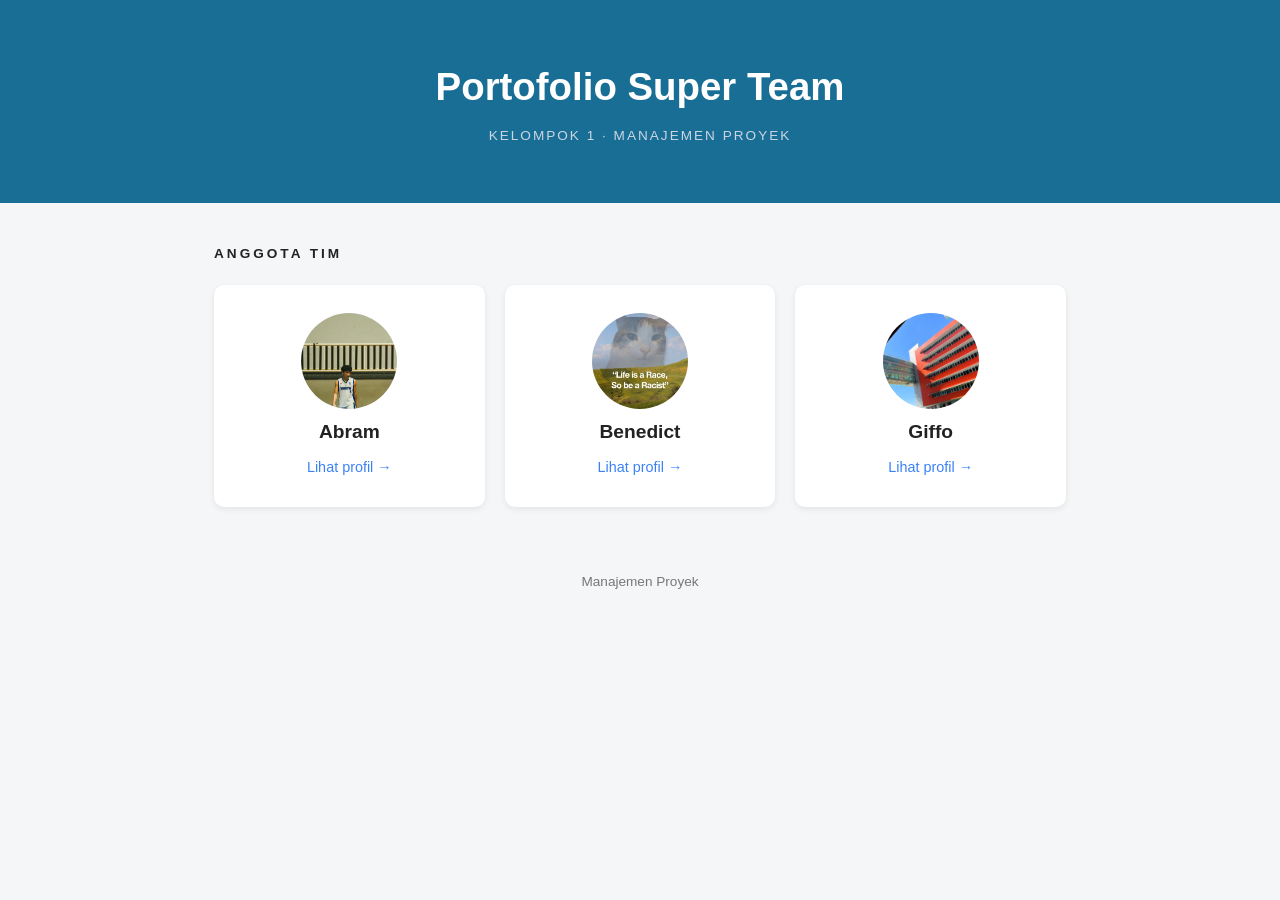
<file: index.html>
<!DOCTYPE html>
<html lang="id">
<head>
  <meta charset="UTF-8">
  <meta name="viewport" content="width=device-width, initial-scale=1.0">
  <title>Portofolio Kelompok 1</title>
  <link rel="stylesheet" href="style.css">
</head>
<body>

  <header>
    <h1>Portofolio Super Team</h1>
    <p>Kelompok 1 · Manajemen Proyek</p>
  </header>

  <main>
    <h2>Anggota Tim</h2>
    <div class="daftar">

      <a href="profil-abram.html" class="kartu">
        <img src="img/abram1.jpg" alt="Foto Abram" class="foto-kartu">
        <span class="nama">Abram</span>
        <span class="lihat">Lihat profil →</span>
      </a>

      <a href="profil-benedict.html" class="kartu">
        <img src="imgBene/ppBene.jpg" alt="Foto Benedict" class="foto-kartu">
        <span class="nama">Benedict</span>
        <span class="lihat">Lihat profil →</span>
      </a>

      <a href="profil-giffo.html" class="kartu">
        <img src="img/giffo1.jpg" alt="Foto Giffo" class="foto-kartu">
        <span class="nama">Giffo</span>
        <span class="lihat">Lihat profil →</span>
      </a>

    </div>
  </main>

  <footer>Manajemen Proyek</footer>

</body>
</html>
</file>
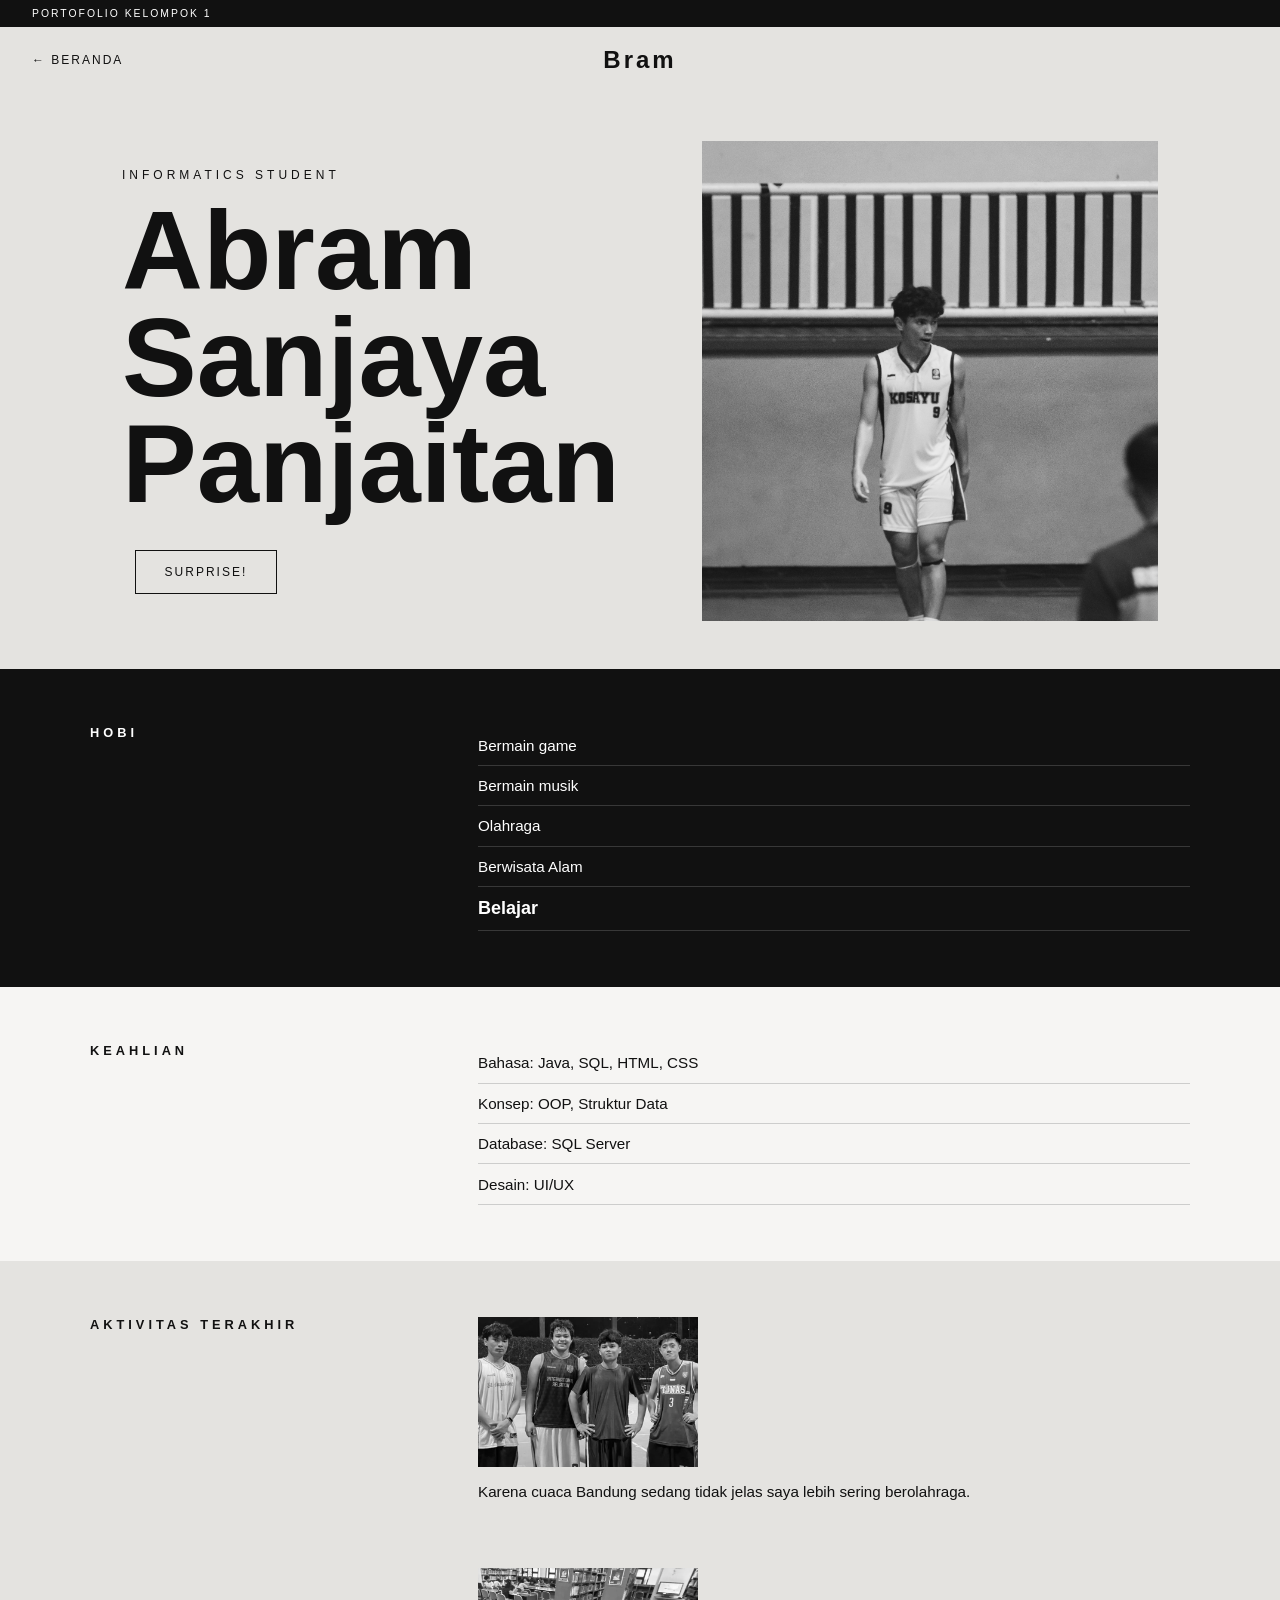
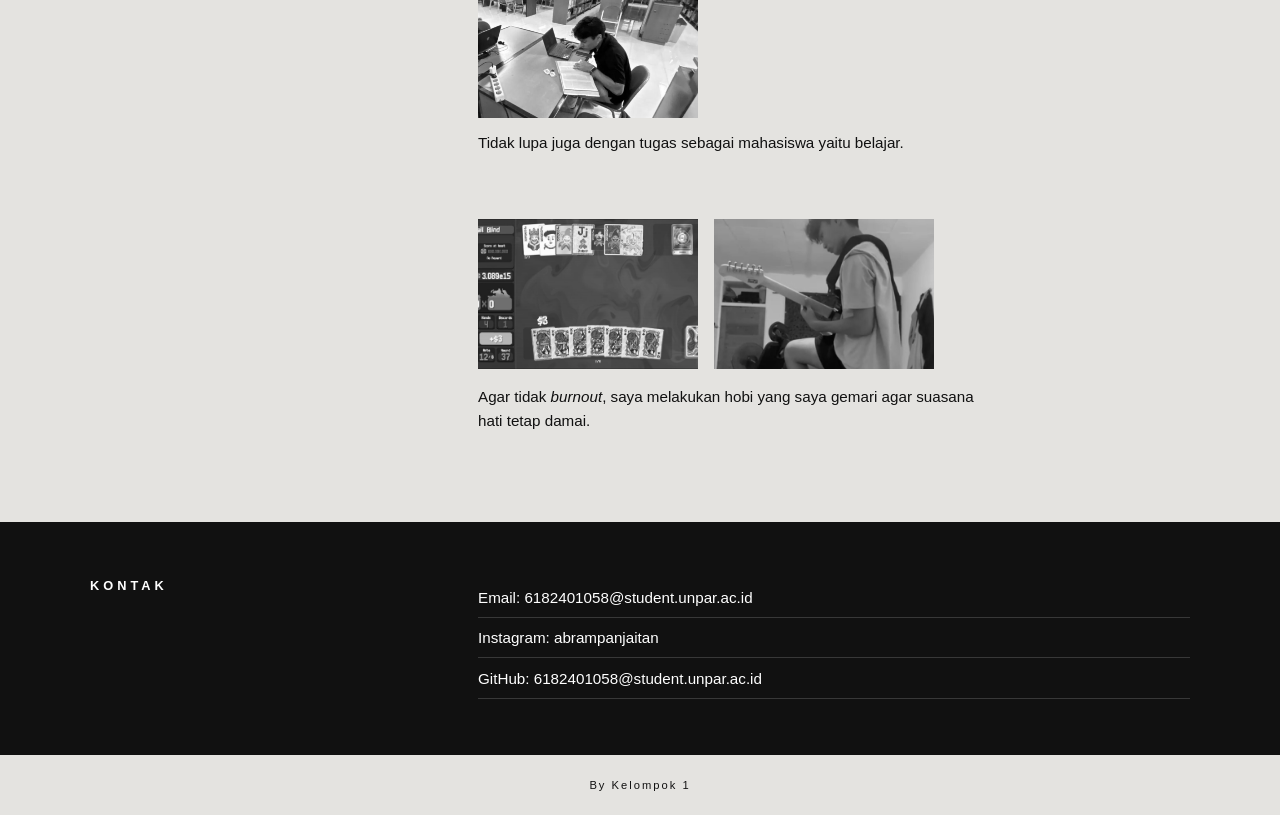
<file: profil-abram.html>
<!DOCTYPE html>
<html lang="id">
<head>
  <meta charset="UTF-8">
  <meta name="viewport" content="width=device-width, initial-scale=1.0">
  <title>Profil - Abram Sanjaya Panjaitan</title>
  <link rel="stylesheet" href="style-abram.css">
</head>
<body>

  <div class="topbar">Portofolio Kelompok 1</div>

  <nav>
    <a href="index.html">← Beranda</a>
    <span class="logo">Bram</span>
    <span></span>
  </nav>

  <section class="hero">
    <div class="hero-text">
      <p class="label">Informatics Student</p>
      <h1>Abram Sanjaya<br>Panjaitan</h1>
      <button id="btn-surprise" class="btn-surprise">Surprise!</button>
    </div>
    <img src="img/abram1.jpg" alt="Foto abram">
  </section>

  <section id="hobi" class="dark">
    <h2>Hobi</h2>
    <ul class="list">
      <li>Bermain game</li>
      <li>Bermain musik</li>
      <li>Olahraga</li>
      <li>Berwisata Alam</li>
      <li style="font-size: large;" id="belajar"><b>Belajar</b></li>
    </ul>
  </section>

  <section id="keahlian" class="skills">
    <h2>Keahlian</h2>
    <ul class="list">
      <li>Bahasa: Java, SQL, HTML, CSS</li>
      <li>Konsep: OOP, Struktur Data</li>
      <li>Database: SQL Server</li>
      <li>Desain: UI/UX</li>
    </ul>

  </section>

  <section id="aktivitas" class="aktivitas">
    <h2>Aktivitas Terakhir</h2>

    <div class="aktivitas1">
      <img src="img/aktivitas1.jpeg" alt="kegiatan 1">
      <p>Karena cuaca Bandung sedang tidak jelas saya lebih sering berolahraga.</p>
    </div>

    <div class="aktivitas2">
      <img src="img/aktivitas2.jpeg" alt="kegiatan 2">
      <p>Tidak lupa juga dengan tugas sebagai mahasiswa yaitu belajar.</p>
    </div>

    <div class="aktivitas3">
      <img src="img/aktivitas3.jpeg" alt="kegiatan 3">
      <img src="img/aktivitas3c.jpeg" alt="kegiatan 3">
      <p>Agar tidak <i>burnout</i>, saya melakukan hobi yang saya gemari agar suasana hati tetap damai.</p>
    </div>
    
  </section>

  <section id="kontak" class="dark">
    <h2>Kontak</h2>
    <ul class="list">
      <li>Email: 6182401058@student.unpar.ac.id</li>
      <li>Instagram: abrampanjaitan</li>
      <li>GitHub: 6182401058@student.unpar.ac.id</li>
    </ul>
  </section>

    <div id="modal" class="modal">
      <div class="modal-box">
        <p id="modal-teks"></p>
        <button id="modal-tutup">Tutup</button>
      </div>
    </div>
  <footer>By Kelompok 1</footer>

  <script src="script-abram.js"></script>
</body>
</html>
</file>
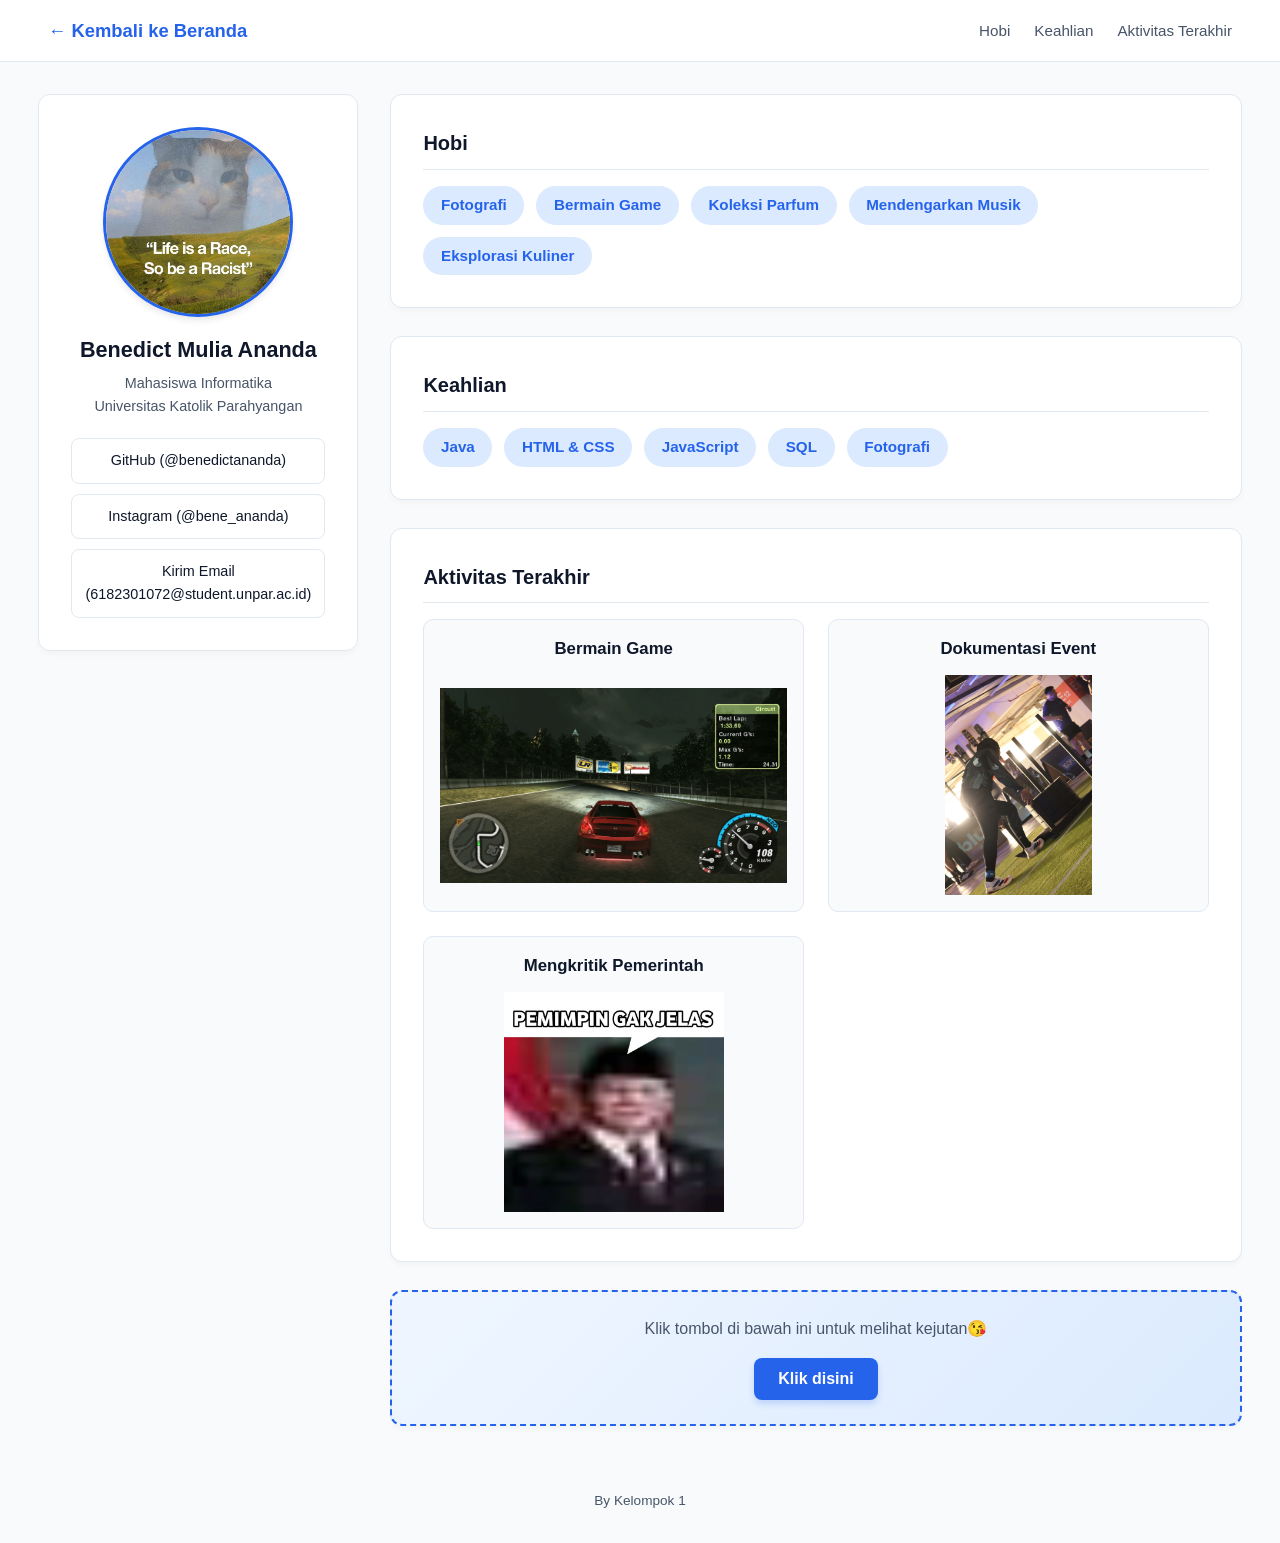
<file: profil-benedict.html>
<!DOCTYPE html>
<html lang="id">
<head>
    <meta charset="UTF-8">
    <meta name="viewport" content="width=device-width, initial-scale=1.0">
    <title>Profil Benedict Mulia Ananda</title>
    <style>
        /* Variabel Warna & Tema Dasar */
        :root {
            --primary: #1e293b;
            --accent: #2563eb;
            --accent-light: #dbeafe;
            --bg-page: #f8fafc;
            --bg-card: #ffffff;
            --text-main: #0f172a;
            --text-muted: #475569;
            --border: #e2e8f0;
        }
        
        * {
            box-sizing: border-box;
            margin: 0;
            padding: 0;
            font-family: -apple-system, BlinkMacSystemFont, "Segoe UI", Roboto, sans-serif;
            transition: background-color 0.25s ease, color 0.25s ease, border-color 0.25s ease;
        }

        body {
            background-color: var(--bg-page);
            color: var(--text-main);
            line-height: 1.6;
        }

        /* Navigasi Atas */
        header {
            background-color: var(--bg-card);
            border-bottom: 1px solid var(--border);
            padding: 1rem 3rem;
            position: sticky;
            top: 0;
            z-index: 100;
            display: flex;
            justify-content: space-between;
            align-items: center;
        }

        .brand {
            font-weight: 700;
            font-size: 1.15rem;
            color: var(--accent);
            text-decoration: none;
        }

        .nav-actions {
            display: flex;
            align-items: center;
            gap: 1.5rem;
        }

        .nav-actions a {
            text-decoration: none;
            color: var(--text-muted);
            font-size: 0.95rem;
            font-weight: 500;
        }

        .nav-actions a:hover {
            color: var(--accent);
        }

        /* Layout Utama Menggunakan CSS Grid */
        .container {
            width: 94%;
            max-width: 1400px;
            margin: 2rem auto;
            display: grid;
            grid-template-columns: 320px 1fr;
            gap: 2rem;
            align-items: start;
        }

        @media (max-width: 900px) {
            .container {
                grid-template-columns: 1fr;
            }
            header {
                padding: 1rem 1.5rem;
            }
        }

        /* Kartu Konten */
        .card {
            background-color: var(--bg-card);
            border: 1px solid var(--border);
            border-radius: 12px;
            padding: 2rem;
            box-shadow: 0 4px 6px -1px rgba(0, 0, 0, 0.03);
        }

        /* Kolom Kiri: Kartu Profil */
        .profile-sidebar {
            text-align: center;
            position: sticky;
            top: 5.5rem;
        }

        @media (max-width: 900px) {
            .profile-sidebar {
                position: static;
            }
        }

        /* Styling untuk Foto Profil */
        .profile-img {
            width: 190px;
            height: 190px;
            border-radius: 50%;
            object-fit: cover; 
            margin: 0 auto 1rem auto;
            display: block;
            border: 3px solid var(--accent);
            box-shadow: 0 4px 6px -1px rgba(0, 0, 0, 0.1);
        }

        .profile-name {
            font-size: 1.35rem;
            font-weight: 700;
            margin-bottom: 0.25rem;
        }

        .profile-role {
            color: var(--text-muted);
            font-size: 0.9rem;
            margin-bottom: 1.25rem;
        }

        .social-links {
            display: flex;
            flex-direction: column;
            gap: 0.6rem;
            margin-top: 1.25rem;
        }

        .social-links a {
            display: block;
            padding: 0.65rem;
            border: 1px solid var(--border);
            border-radius: 8px;
            text-decoration: none;
            color: var(--text-main);
            font-size: 0.9rem;
            font-weight: 500;
        }

        .social-links a:hover {
            border-color: var(--accent);
            color: var(--accent);
        }

        /* Kolom Kanan: Detail Informasi */
        .main-content {
            display: flex;
            flex-direction: column;
            gap: 1.75rem;
            width: 100%;
        }

        h2 {
            font-size: 1.25rem;
            margin-bottom: 1rem;
            padding-bottom: 0.6rem;
            border-bottom: 1px solid var(--border);
        }

        /* Tag Hobi & Keahlian */
        .hobbies-grid,
        .skills-grid {
            display: flex;
            flex-wrap: wrap;
            gap: 0.75rem;
        }

        .hobbies-tag,
        .skill-tag {
            background-color: var(--accent-light);
            color: var(--accent);
            padding: 0.45rem 1.1rem;
            border-radius: 999px;
            font-size: 0.95rem;
            font-weight: 600;
        }

        /* Grid untuk Kartu Aktivitas Terakhir */
        .activity-grid {
            display: grid;
            grid-template-columns: repeat(auto-fit, minmax(260px, 1fr));
            gap: 1.5rem;
            margin-top: 0.5rem;
        }

        .activity-item {
            background-color: var(--bg-page);
            border: 1px solid var(--border);
            border-radius: 10px;
            padding: 1rem;
            display: flex;
            flex-direction: column;
            gap: 0.75rem;
        }

        .activity-title {
            font-weight: 600;
            font-size: 1.05rem;
            color: var(--text-main);
            text-align: center;
        }

        .activity-img {
            width: 100%;
            height: 220px;
            object-fit: contain;
            border-radius: 8px;
        }

        /* Tombol Surprise */
        .surprise-section {
            text-align: center;
            padding: 1.5rem;
            background: linear-gradient(135deg, #eff6ff, #dbeafe);
            border: 2px dashed var(--accent);
            border-radius: 12px;
        }

        .surprise-btn {
            background-color: var(--accent);
            color: white;
            border: none;
            padding: 0.75rem 1.5rem;
            border-radius: 8px;
            font-size: 1rem;
            font-weight: 600;
            cursor: pointer;
            box-shadow: 0 4px 6px rgba(37, 99, 235, 0.2);
            transition: transform 0.2s, background-color 0.2s;
        }

        .surprise-btn:hover {
            background-color: #1d4ed8;
            transform: translateY(-2px);
        }

        /* Footer */
        footer {
            text-align: center;
            padding: 2rem 1rem;
            color: var(--text-muted);
            font-size: 0.85rem;
        }
    </style>
</head>
<body>

    <header>
        <a href="index.html" class="brand">← Kembali ke Beranda</a>
        <div class="nav-actions">
            <a href="#hobi">Hobi</a>
            <a href="#keahlian">Keahlian</a>
            <a href="#aktivitas">Aktivitas Terakhir</a>
        </div>
    </header>

    <main class="container">
        <!-- Sidebar Profil -->
        <aside class="card profile-sidebar">
            <img src="imgBene/ppBene.jpg" alt="Foto Profil Benedict" class="profile-img">
            <h1 class="profile-name">Benedict Mulia Ananda</h1>
            <p class="profile-role">Mahasiswa Informatika<br>Universitas Katolik Parahyangan</p>
            
            <div class="social-links">
                <a href="https://github.com/benedictananda" target="_blank">GitHub (@benedictananda)</a>
                <a href="https://www.instagram.com/bene_ananda?vrfl=MW0zejF5NDl2OWFybQ%3D%3D&utm_source=qr" target="_blank">Instagram (@bene_ananda)</a>
                <a href="mailto:6182301072@student.unpar.ac.id">Kirim Email (6182301072@student.unpar.ac.id)</a>
            </div>
        </aside>

        <!-- Konten Utama -->
        <div class="main-content">
            <section id="hobi" class="card">
                <h2>Hobi</h2>
                <div class="hobbies-grid">
                    <span class="hobbies-tag">Fotografi</span>
                    <span class="hobbies-tag">Bermain Game</span>
                    <span class="hobbies-tag">Koleksi Parfum</span>
                    <span class="hobbies-tag">Mendengarkan Musik</span>
                    <span class="hobbies-tag">Eksplorasi Kuliner</span>
                </div>
            </section>

            <section id="keahlian" class="card">
                <h2>Keahlian</h2>
                <div class="skills-grid">
                    <span class="skill-tag">Java</span>
                    <span class="skill-tag">HTML & CSS</span>
                    <span class="skill-tag">JavaScript</span>
                    <span class="skill-tag">SQL</span>
                    <span class="skill-tag">Fotografi</span>
                </div>
            </section>

            <section id="aktivitas" class="card">
                <h2>Aktivitas Terakhir</h2>
                <div class="activity-grid">
                    <div class="activity-item">
                        <div class="activity-title">Bermain Game</div>
                        <img src="imgBene/aktivitas1.jpg" alt="Bermain Game" class="activity-img">
                    </div>

                    <div class="activity-item">
                        <div class="activity-title">Dokumentasi Event</div>
                        <img src="imgBene/aktivitas2.jpg" alt="Dokumentasi Event" class="activity-img">
                    </div>

                    <div class="activity-item">
                        <div class="activity-title">Mengkritik Pemerintah</div>
                        <img src="imgBene/aktivitas3.jpg" alt="Mengkritik Pemerintah" class="activity-img">
                    </div>
                </div>
            </section>

            <section id="kejutan" class="card surprise-section">
                <p style="margin-bottom: 1rem; color: var(--text-muted);">Klik tombol di bawah ini untuk melihat kejutan😘</p>
                <button id="surpriseBtn" class="surprise-btn">Klik disini</button>
            </section>

        </div>
    </main>

    <footer>
        By Kelompok 1
    </footer>

    <!-- Menghubungkan file JavaScript eksternal -->
     <script src="benedict.js"></script>
     
</body>
</html>
</file>
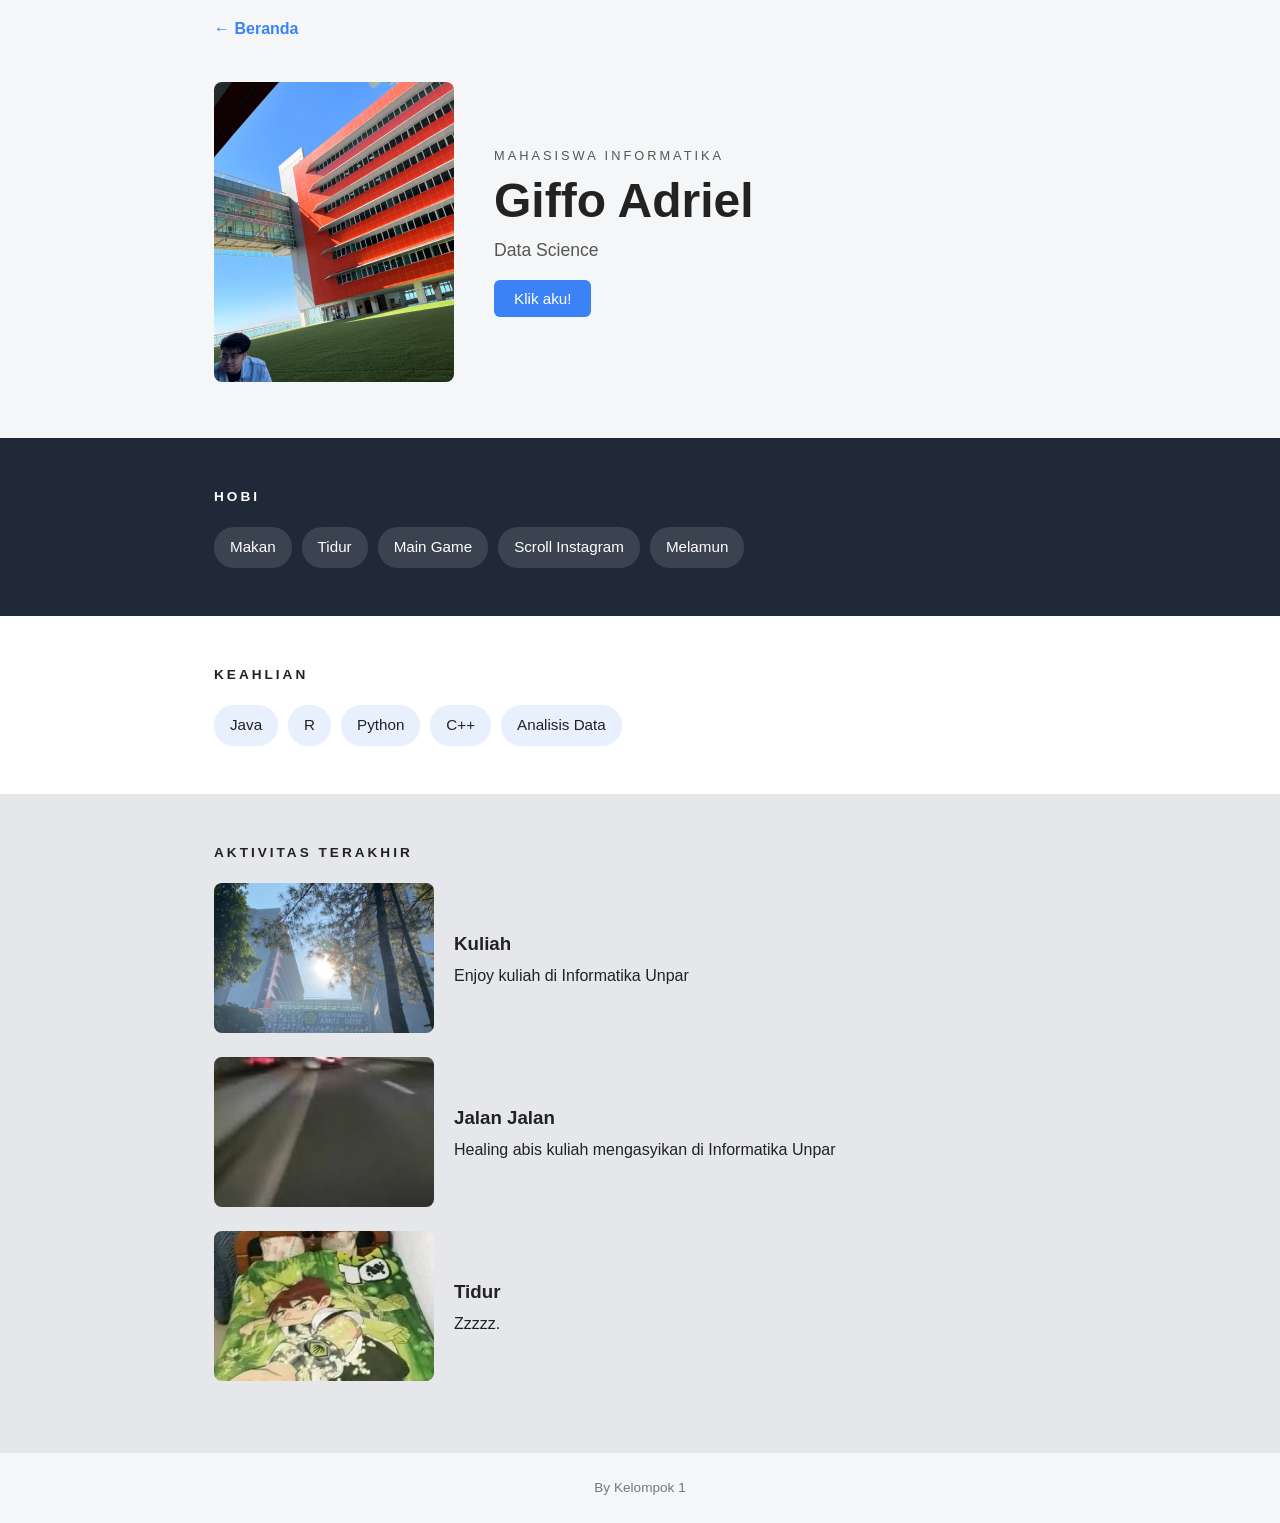
<file: profil-giffo.html>
<!DOCTYPE html>
<html lang="id">

<head>
    <meta charset="UTF-8">
    <meta name="viewport" content="width=device-width, initial-scale=1.0">
    <title>Profil - Giffo Adriel</title>
    <link rel="stylesheet" href="style-giffo.css">
</head>

<body>

    <nav>
        <div class="isi">
            <a href="index.html">← Beranda</a>
        </div>
    </nav>

    <header class="hero">
        <div class="isi hero-isi">
            <img src="img/giffo1.jpg" alt="Foto Giffo" class="foto">
            <div class="hero-text">
                <p class="label">Mahasiswa Informatika</p>
                <h1>Giffo Adriel</h1>
                <p class="subtitle">Data Science</p>
                <button id="btn-surprise">Klik aku!</button>
            </div>
        </div>
    </header>

    <section id="hobi" class="gelap">
        <div class="isi">
            <h2>Hobi</h2>
            <ul>
                <li>Makan</li>
                <li>Tidur</li>
                <li>Main Game</li>
                <li>Scroll Instagram</li>
                <li>Melamun</li>
            </ul>
        </div>
    </section>

    <section id="keahlian" class="terang">
        <div class="isi">
            <h2>Keahlian</h2>
            <ul>
                <li>Java</li>
                <li>R</li>
                <li>Python</li>
                <li>C++</li>
                <li>Analisis Data</li>
            </ul>
        </div>
    </section>

    <section id="aktivitas" class="abu">
        <div class="isi">
            <h2>Aktivitas Terakhir</h2>

            <div class="aktivitas-item">
                <img src="img/giffo-aktivitas1.jpg" alt="Aktivitas 1">
                <div>
                    <h3>Kuliah</h3>
                    <p>Enjoy kuliah di Informatika Unpar</p>
                </div>
            </div>

            <div class="aktivitas-item">
                <img src="img/giffo-aktivitas2.jpg" alt="Aktivitas 2">
                <div>
                    <h3>Jalan Jalan</h3>
                    <p>Healing abis kuliah mengasyikan di Informatika Unpar</p>
                </div>
            </div>

            <div class="aktivitas-item">
                <img src="img/giffo-aktivitas3.jpg" alt="Aktivitas 3">
                <div>
                    <h3>Tidur</h3>
                    <p>Zzzzz.</p>
                </div>
            </div>

        </div>
    </section>

    <footer>By Kelompok 1</footer>

    <div id="popup" class="popup">
        <div class="popup-kotak">
            <p id="popup-hitung" class="hitung"></p>
            <img id="popup-foto" alt="!!!!">
            <p id="popup-teks"></p>
            <button id="popup-tutup">Tutup</button>
        </div>
    </div>

    <script src="script-giffo.js"></script>

</body>

</html>
</file>
<file: style.css>
:root {
  --bg: #f4f6f8;
  --gelap: #196e96;
  --accent: #3b82f6;
  --text: #222222;
}

* {
  box-sizing: border-box;
  margin: 0;
  padding: 0;
}

body {
  font-family: Arial, sans-serif;
  background: var(--bg);
  color: var(--text);
  line-height: 1.6;
}


header {
  background: var(--gelap);
  color: #ffffff;
  text-align: center;
  padding: 56px 24px;
}

header h1 {
  font-size: 2.4rem;
  margin-bottom: 8px;
}

header p {
  color: #cbd5e1;
  letter-spacing: 2px;
  text-transform: uppercase;
  font-size: 0.85rem;
}


main {
  max-width: 900px;
  margin: 0 auto;
  padding: 40px 24px;
}

main h2 {
  font-size: 0.85rem;
  letter-spacing: 3px;
  text-transform: uppercase;
  margin-bottom: 20px;
}


.daftar {
  display: grid;
  grid-template-columns: repeat(auto-fit, minmax(220px, 1fr));
  gap: 20px;
}

.kartu {
  display: flex;
  flex-direction: column;
  align-items: center;
  gap: 8px;
  background: #ffffff;
  padding: 28px 20px;
  border-radius: 10px;
  box-shadow: 0 2px 6px rgba(0, 0, 0, 0.08);
  text-decoration: none;
  color: var(--text);
  transition: transform 0.2s, box-shadow 0.2s;
}


.kartu:hover {
  transform: translateY(-4px);
  box-shadow: 0 6px 14px rgba(0, 0, 0, 0.12);
}

.foto-kartu {
  width: 96px;
  height: 96px;
  border-radius: 50%;
  object-fit: cover;
  object-position: top;
}

.nama {
  font-size: 1.2rem;
  font-weight: bold;
}

.lihat {
  color: var(--accent);
  font-size: 0.9rem;
}

footer {
  text-align: center;
  padding: 24px;
  color: #777777;
  font-size: 0.85rem;
}
</file>
<file: style-abram.css>
:root {
  --bg: #e4e3e0;
  --black: #111;
  --white: #f6f5f3;
}

* { box-sizing: border-box; margin: 0; padding: 0; }
html { scroll-behavior: smooth; }

body {
  font-family: "Helvetica Neue", Arial, sans-serif;
  background: var(--bg);
  color: var(--black);
}

.topbar {
  background: var(--black);
  color: #fff;
  font-size: 0.65rem;
  letter-spacing: 2px;
  text-transform: uppercase;
  padding: 0.5rem 2rem;
}

nav {
  display: grid;
  grid-template-columns: 1fr auto 1fr;
  align-items: center;
  padding: 1.2rem 2rem;
}

nav a {
  color: var(--black);
  text-decoration: none;
  font-size: 0.75rem;
  letter-spacing: 2px;
  text-transform: uppercase;
}

nav a:hover { text-decoration: underline; }

.logo {
  font-size: 1.5rem;
  font-weight: 600;
  letter-spacing: 3px;
}

.hero {
  display: grid;
  grid-template-columns: 1.2fr 1fr;
  align-items: center;
  gap: 2rem;
  padding: 3rem 2rem;
  max-width: 1100px;
  margin: 0 auto;
}

.label {
  font-size: 0.75rem;
  letter-spacing: 4px;
  text-transform: uppercase;
  margin-bottom: 1rem;
}

.hero h1 {
  font-size: clamp(3rem, 9vw, 7rem);
  line-height: 0.95;
  font-weight: 700;
  margin-bottom: 2rem;
}

.hero img {
  width: 100%;
  max-height: 480px;
  object-fit: cover;
  filter: grayscale(100%);
}

.btn, button {
  display: inline-block;
  background: var(--black);
  color: #fff;
  border: none;
  padding: 0.9rem 1.8rem;
  font-size: 0.75rem;
  letter-spacing: 2px;
  text-transform: uppercase;
  text-decoration: none;
  cursor: pointer;
  transition: opacity 0.2s;
}

.btn:hover, button:hover { opacity: 0.75; }

section:not(.hero) {
  display: grid;
  grid-template-columns: 1fr 2fr;
  gap: 2rem;
  padding: 3.5rem max(2rem, calc((100% - 1100px) / 2));
}

section:not(.hero) h2 {
  font-size: 0.8rem;
  letter-spacing: 4px;
  text-transform: uppercase;
}

.dark {
  background: var(--black);
  color: #fff;
}

.skills { background: var(--white); }

.list { list-style: none; }

.list li {
  padding: 0.7rem 0;
  border-bottom: 1px solid rgba(128, 128, 128, 0.35);
  font-size: 0.95rem;
}

.aktivitas { background: var(--bg); }

.aktivitas1,
.aktivitas2,
.aktivitas3 {
  grid-column: 2;
  margin-bottom: 2rem;
}

.aktivitas1 img,
.aktivitas2 img,
.aktivitas3 img {
  width: 220px;
  height: 150px;
  object-fit: cover;
  filter: grayscale(100%);
  display: block;
}

.aktivitas1 p,
.aktivitas2 p,
.aktivitas3 p {
  margin-top: 0.8rem;
  max-width: 500px;
  line-height: 1.6;
  font-size: 0.95rem;
}

.aktivitas3 {
  display: flex;
  flex-wrap: wrap;
  gap: 1rem;
}

.aktivitas3 p {
  flex: 0 0 100%;
  margin-top: 0;
}

footer {
  text-align: center;
  font-size: 0.7rem;
  letter-spacing: 2px;
  padding: 1.5rem;
}

.btn-surprise {
  margin-left: 0.8rem;
  background: transparent;
  color: var(--black);
  border: 1px solid var(--black);
}

.btn-surprise:hover {
  background: var(--black);
  color: #fff;
  opacity: 1;
}

.modal {
  position: fixed;
  inset: 0;
  background: rgba(0, 0, 0, 0.75);
  display: none;
  align-items: center;
  justify-content: center;
  z-index: 100;
  padding: 1rem;
}

.modal.show { display: flex; }

.modal-box {
  background: var(--white);
  padding: 2rem;
  max-width: 380px;
  text-align: center;
  animation: muncul 0.25s ease;
}

.modal-box p {
  font-size: 1.1rem;
  line-height: 1.6;
  margin-bottom: 1.5rem;
}

@keyframes muncul {
  from { transform: scale(0.85); opacity: 0; }
  to   { transform: scale(1);    opacity: 1; }
}

@media (max-width: 700px) {
  .hero, section:not(.hero) { grid-template-columns: 1fr; }
  .aktivitas1, .aktivitas2, .aktivitas3 { grid-column: 1; }
  .aktivitas1 img, .aktivitas2 img, .aktivitas3 img { width: 100%; height: auto; max-height: 200px; }
  .aktivitas3 img { width: calc(50% - 0.5rem); }
}
</file>
<file: style-giffo.css>
:root {
  --bg: #f4f6f8;
  --gelap: #1f2937;
  --terang: #ffffff;
  --abu: #e5e7eb;
  --text: #222222;
  --accent: #3b82f6;
}


* {
  box-sizing: border-box;
  margin: 0;
  padding: 0;
}

body {
  font-family: Arial, sans-serif;
  background: var(--bg);
  color: var(--text);
  line-height: 1.6;
}


.isi {
  max-width: 900px;
  margin: 0 auto;
  padding: 0 24px;
}


nav {
  padding: 16px 0;
}

nav a {
  color: var(--accent);
  text-decoration: none;
  font-weight: bold;
}

nav a:hover {
  text-decoration: underline;
}


.hero {
  padding: 24px 0 56px;
}

.hero-isi {
  display: flex;
  align-items: center;
  gap: 40px;
}

.foto {
  width: 240px;
  height: 300px;
  object-fit: cover;
  border-radius: 8px;
  flex-shrink: 0;
}

.label {
  font-size: 0.8rem;
  letter-spacing: 3px;
  text-transform: uppercase;
  color: #555555;
}

.hero h1 {
  font-size: 3rem;
  line-height: 1.1;
  margin: 8px 0;
}

.subtitle {
  font-size: 1.1rem;
  color: #555555;
}


section {
  padding: 48px 0;
}

section h2 {
  font-size: 0.85rem;
  letter-spacing: 3px;
  text-transform: uppercase;
  margin-bottom: 20px;
}

.gelap {
  background: var(--gelap);
  color: #ffffff;
}

.terang {
  background: var(--terang);
}

.abu {
  background: var(--abu);
}


ul {
  list-style: none;
  display: flex;
  flex-wrap: wrap;
  gap: 10px;
}

li {
  padding: 8px 16px;
  border-radius: 20px;
  font-size: 0.95rem;
}


.gelap li {
  background: rgba(255, 255, 255, 0.12);
}

.terang li {
  background: #e8f0fe;
}


li:hover {
  background: var(--accent);
  color: #ffffff;
}

footer {
  text-align: center;
  padding: 24px;
  color: #777777;
  font-size: 0.85rem;
}



#btn-surprise {
  margin-top: 16px;
  padding: 10px 20px;
  background: var(--accent);
  color: #ffffff;
  border: none;
  border-radius: 6px;
  font-size: 0.95rem;
  cursor: pointer;
}

#btn-surprise:hover {
  opacity: 0.85;
}

.popup {
  display: none;
  position: fixed;
  inset: 0;
  background: rgba(0, 0, 0, 0.6);
  align-items: center;
  justify-content: center;
  z-index: 10;
}

.popup.tampil {
  display: flex;
}

.popup-kotak {
  background: #ffffff;
  padding: 28px;
  border-radius: 10px;
  width: 90%;
  max-width: 360px;
  text-align: center;
}

.popup-kotak .hitung {
  font-size: 3rem;
  font-weight: bold;
  color: var(--accent);
  line-height: 1.2;
  margin-bottom: 12px;
}

.popup-kotak img {
  display: none;
  width: 100%;
  max-height: 260px;
  object-fit: cover;
  border-radius: 8px;
  margin-bottom: 12px;
}

.popup-kotak img.muncul {
  display: block;
}

.popup-kotak button {
  padding: 8px 18px;
  background: var(--gelap);
  color: #ffffff;
  border: none;
  border-radius: 6px;
  cursor: pointer;
}


@media (max-width: 600px) {
  .hero-isi {
    flex-direction: column;
    align-items: flex-start;
    gap: 20px;
  }
  .foto {
    width: 100%;
    height: auto;
    max-height: 320px;
  }
  .hero h1 {
    font-size: 2.2rem;
  }
}

.aktivitas-item {
  display: flex;
  gap: 20px;
  align-items: center;
  margin-bottom: 24px;
}

.aktivitas-item img {
  width: 220px;
  height: 150px;
  object-fit: cover;
  border-radius: 8px;
  flex-shrink: 0;
}

.aktivitas-item h3 {
  margin-bottom: 4px;
}
</file>
